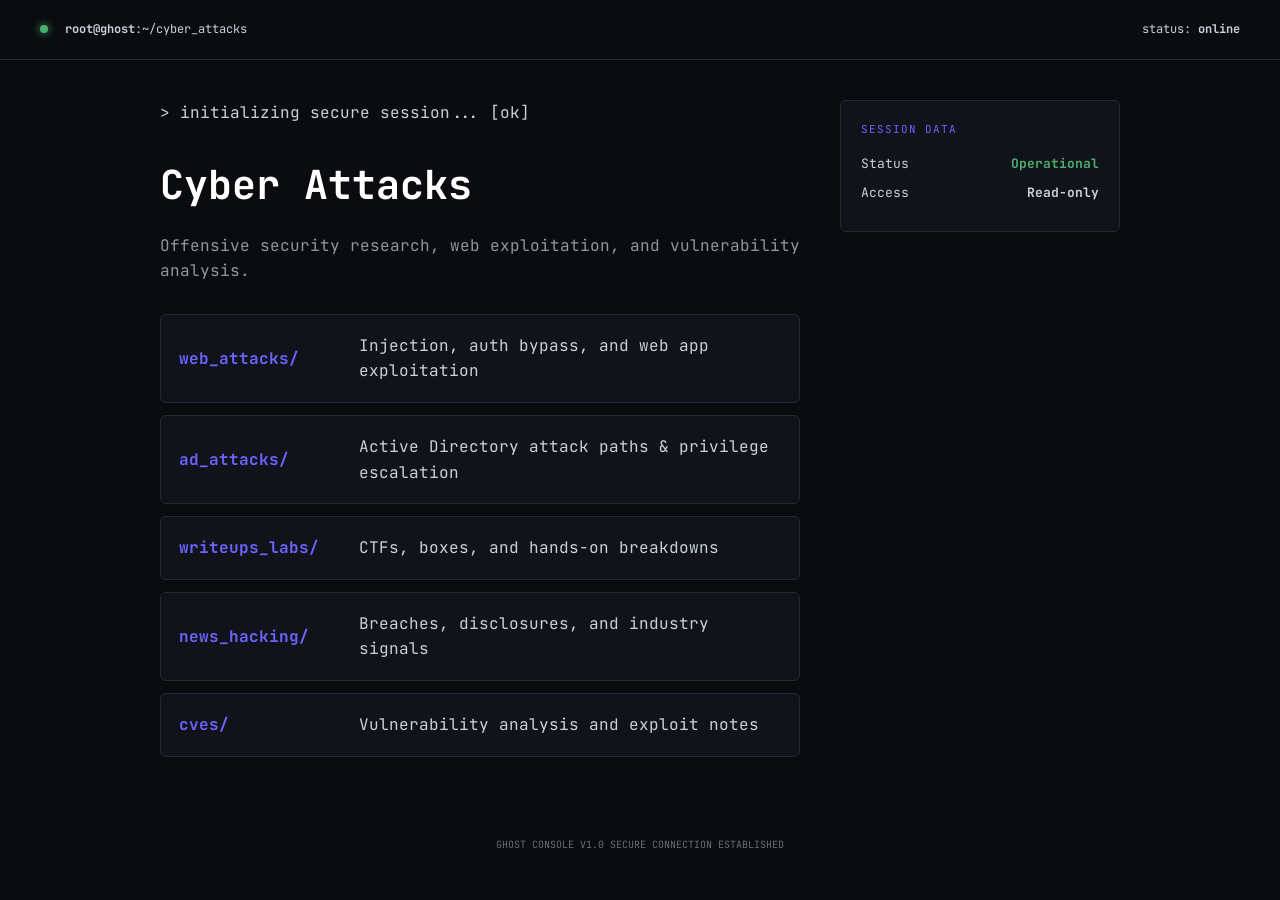
<file: index.html>
<!DOCTYPE html>
<html lang="en">
<head>
    <meta charset="UTF-8">
    <meta name="viewport" content="width=device-width, initial-scale=1">
    <title>Ghost | Cyber Console</title>
    <link href="https://fonts.googleapis.com/css2?family=JetBrains+Mono:wght@400;500;700&display=swap" rel="stylesheet">
    <link rel="stylesheet" href="assets/style.css">
</head>
<body>

    <div class="topbar">
        <div class="topbar-left">
            <span class="dot"></span>
            <span><b>root@ghost</b>:~/cyber_attacks</span>
        </div>
        <div class="topbar-right">
            <span>status: <b>online</b></span>
        </div>
    </div>

    <main>
        <div class="primary">
            <div class="boot-line">&gt; initializing secure session... [ok]</div>
            <h1>Cyber Attacks</h1>
            <p class="sub">Offensive security research, web exploitation, and vulnerability analysis.</p>

            <nav class="listing">
                <a class="entry" href="content/web-attacks/index.html">
                    <div class="name">web_attacks/</div>
                    <div class="desc">Injection, auth bypass, and web app exploitation</div>
                </a>
                <a class="entry" href="content/ad-attacks/index.html">
                    <div class="name">ad_attacks/</div>
                    <div class="desc">Active Directory attack paths & privilege escalation</div>
                </a>
                <a class="entry" href="content/labs/index.html">
                    <div class="name">writeups_labs/</div>
                    <div class="desc">CTFs, boxes, and hands-on breakdowns</div>
                </a>
                <a class="entry" href="content/news/index.html">
                    <div class="name">news_hacking/</div>
                    <div class="desc">Breaches, disclosures, and industry signals</div>
                </a>
                <a class="entry" href="content/cves/index.html">
                    <div class="name">cves/</div>
                    <div class="desc">Vulnerability analysis and exploit notes</div>
                </a>
            </nav>
        </div>

        <aside class="sidebar">
            <div class="panel">
                <div class="panel-title">Session Data</div>
                <div class="stat-row"><span>Status</span><b class="green">Operational</b></div>
                <div class="stat-row"><span>Access</span><b>Read-only</b></div>
            </div>
        </aside>
    </main>

    <footer>
        <span>Ghost Console v1.0</span>
        <span>Secure Connection Established</span>
    </footer>

</body>
</html>
</file>
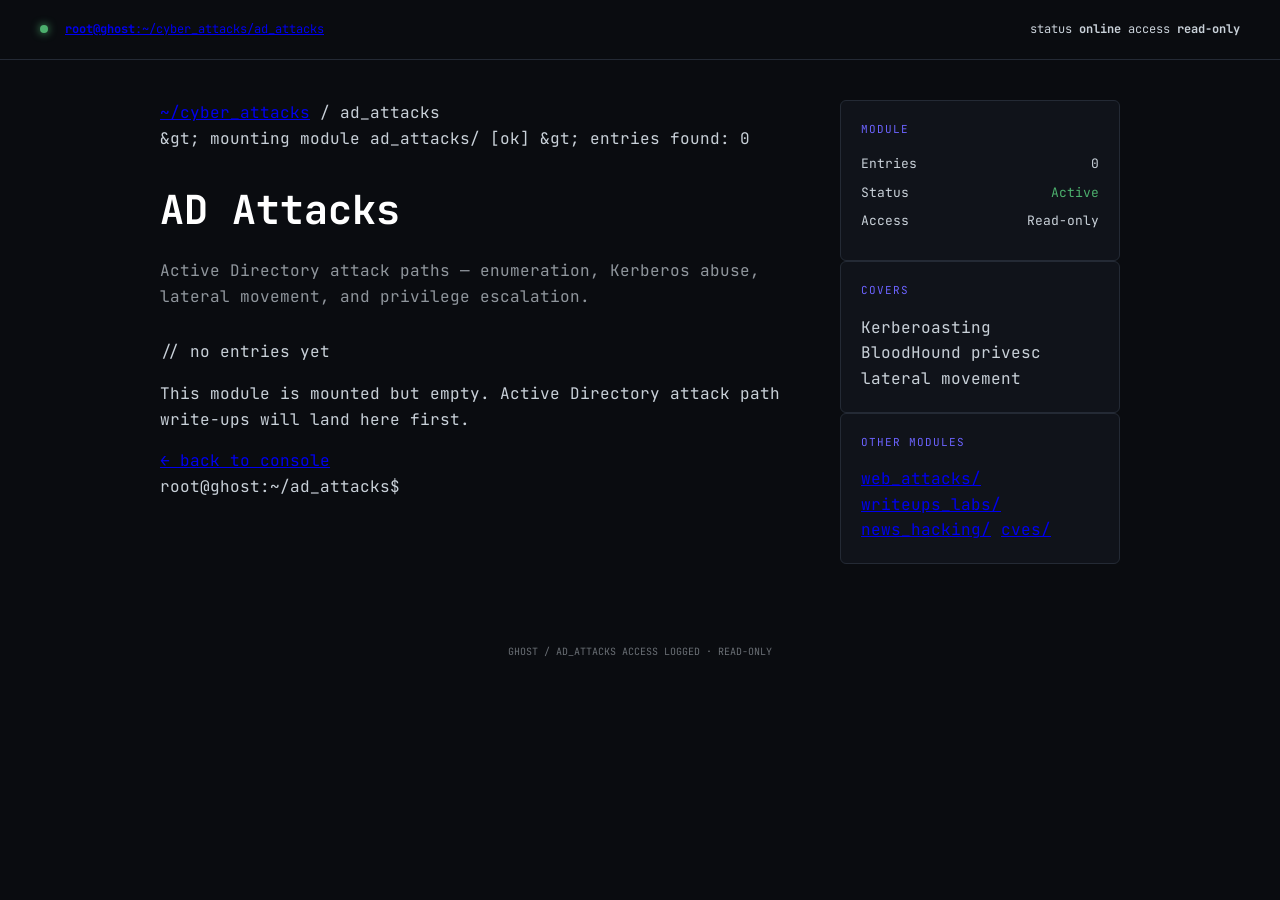
<file: content/ad-attacks/index.html>
<!DOCTYPE html>
<html lang="en">
<head>
<meta charset="UTF-8">
<meta name="viewport" content="width=device-width, initial-scale=1">
<title>AD Attacks | Ghost</title>
<meta name="description" content="Active Directory attack paths, privilege escalation, and lateral movement write-ups.">
<link rel="preconnect" href="https://fonts.googleapis.com">
<link rel="preconnect" href="https://fonts.gstatic.com" crossorigin>
<link href="https://fonts.googleapis.com/css2?family=JetBrains+Mono:ital,wght@0,400;0,500;0,600;0,700;1,400&display=swap" rel="stylesheet">
<link rel="stylesheet" href="../../assets/style.css">
</head>
<body>

  <div class="topbar">
    <div class="topbar-left">
      <span class="dot"></span>
      <a href="../../index.html"><b>root@ghost</b>:~/cyber_attacks/ad_attacks</a>
    </div>
    <div class="topbar-right">
      <span>status <b>online</b></span>
      <span>access <b>read-only</b></span>
    </div>
  </div>

  <main>
    <div class="primary">
      <div class="breadcrumb"><a href="../../index.html">~/cyber_attacks</a> / ad_attacks</div>

      <div class="boot-line" id="bootLine">&gt; mounting module <span class="val">ad_attacks/</span> <span class="ok">[ok]</span>
&gt; entries found: <span class="val">0</span></div>

      <h1>AD Attacks<span class="cursor"></span></h1>
      <p class="sub">Active Directory attack paths — enumeration, Kerberos abuse, lateral movement, and privilege escalation.</p>

      <div class="empty-state">
        <div class="glyph">// no entries yet</div>
        <p>This module is mounted but empty. Active Directory attack path write-ups will land here first.</p>
        <a class="back" href="../../index.html">← back to console</a>
      </div>

      <div class="prompt">root@ghost:~/ad_attacks$<span class="caret"></span></div>
    </div>

    <aside class="sidebar">
      <div class="panel">
        <div class="panel-title">Module</div>
        <div class="stat-row"><span class="k">Entries</span><span class="v">0</span></div>
        <div class="stat-row"><span class="k">Status</span><span class="v green">Active</span></div>
        <div class="stat-row"><span class="k">Access</span><span class="v">Read-only</span></div>
      </div>

      <div class="panel">
        <div class="panel-title">Covers</div>
        <div class="taglist">
          <span class="tag">Kerberoasting</span>
          <span class="tag">BloodHound</span>
          <span class="tag">privesc</span>
          <span class="tag">lateral movement</span>
        </div>
      </div>

      <div class="panel">
        <div class="panel-title">Other modules</div>
        <a class="panel-link" href="../web-attacks/index.html">web_attacks/</a>
        <a class="panel-link" href="../labs/index.html">writeups_labs/</a>
        <a class="panel-link" href="../news/index.html">news_hacking/</a>
        <a class="panel-link" href="../cves/index.html">cves/</a>
      </div>
    </aside>
  </main>

  <footer>
    <span>Ghost / ad_attacks</span>
    <span>access logged · read-only</span>
  </footer>

<script src="../../assets/app.js"></script>
</body>
</html>
</file>
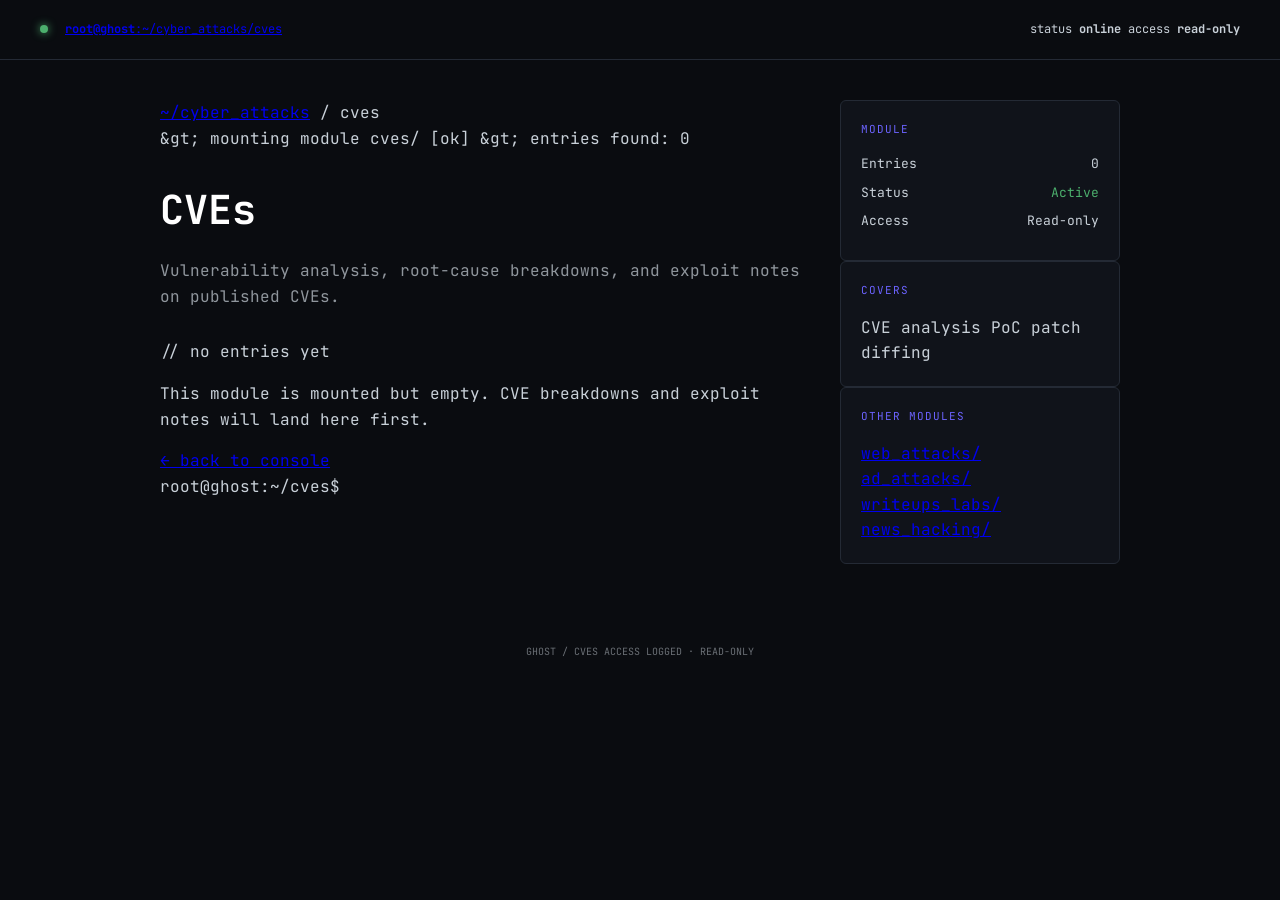
<file: content/cves/index.html>
<!DOCTYPE html>
<html lang="en">
<head>
<meta charset="UTF-8">
<meta name="viewport" content="width=device-width, initial-scale=1">
<title>CVEs | Ghost</title>
<meta name="description" content="Vulnerability analysis and exploit notes on published CVEs.">
<link rel="preconnect" href="https://fonts.googleapis.com">
<link rel="preconnect" href="https://fonts.gstatic.com" crossorigin>
<link href="https://fonts.googleapis.com/css2?family=JetBrains+Mono:ital,wght@0,400;0,500;0,600;0,700;1,400&display=swap" rel="stylesheet">
<link rel="stylesheet" href="../../assets/style.css">
</head>
<body>

  <div class="topbar">
    <div class="topbar-left">
      <span class="dot"></span>
      <a href="../../index.html"><b>root@ghost</b>:~/cyber_attacks/cves</a>
    </div>
    <div class="topbar-right">
      <span>status <b>online</b></span>
      <span>access <b>read-only</b></span>
    </div>
  </div>

  <main>
    <div class="primary">
      <div class="breadcrumb"><a href="../../index.html">~/cyber_attacks</a> / cves</div>

      <div class="boot-line" id="bootLine">&gt; mounting module <span class="val">cves/</span> <span class="ok">[ok]</span>
&gt; entries found: <span class="val">0</span></div>

      <h1>CVEs<span class="cursor"></span></h1>
      <p class="sub">Vulnerability analysis, root-cause breakdowns, and exploit notes on published CVEs.</p>

      <div class="empty-state">
        <div class="glyph">// no entries yet</div>
        <p>This module is mounted but empty. CVE breakdowns and exploit notes will land here first.</p>
        <a class="back" href="../../index.html">← back to console</a>
      </div>

      <div class="prompt">root@ghost:~/cves$<span class="caret"></span></div>
    </div>

    <aside class="sidebar">
      <div class="panel">
        <div class="panel-title">Module</div>
        <div class="stat-row"><span class="k">Entries</span><span class="v">0</span></div>
        <div class="stat-row"><span class="k">Status</span><span class="v green">Active</span></div>
        <div class="stat-row"><span class="k">Access</span><span class="v">Read-only</span></div>
      </div>

      <div class="panel">
        <div class="panel-title">Covers</div>
        <div class="taglist">
          <span class="tag">CVE analysis</span>
          <span class="tag">PoC</span>
          <span class="tag">patch diffing</span>
        </div>
      </div>

      <div class="panel">
        <div class="panel-title">Other modules</div>
        <a class="panel-link" href="../web-attacks/index.html">web_attacks/</a>
        <a class="panel-link" href="../ad-attacks/index.html">ad_attacks/</a>
        <a class="panel-link" href="../labs/index.html">writeups_labs/</a>
        <a class="panel-link" href="../news/index.html">news_hacking/</a>
      </div>
    </aside>
  </main>

  <footer>
    <span>Ghost / cves</span>
    <span>access logged · read-only</span>
  </footer>

<script src="../../assets/app.js"></script>
</body>
</html>
</file>
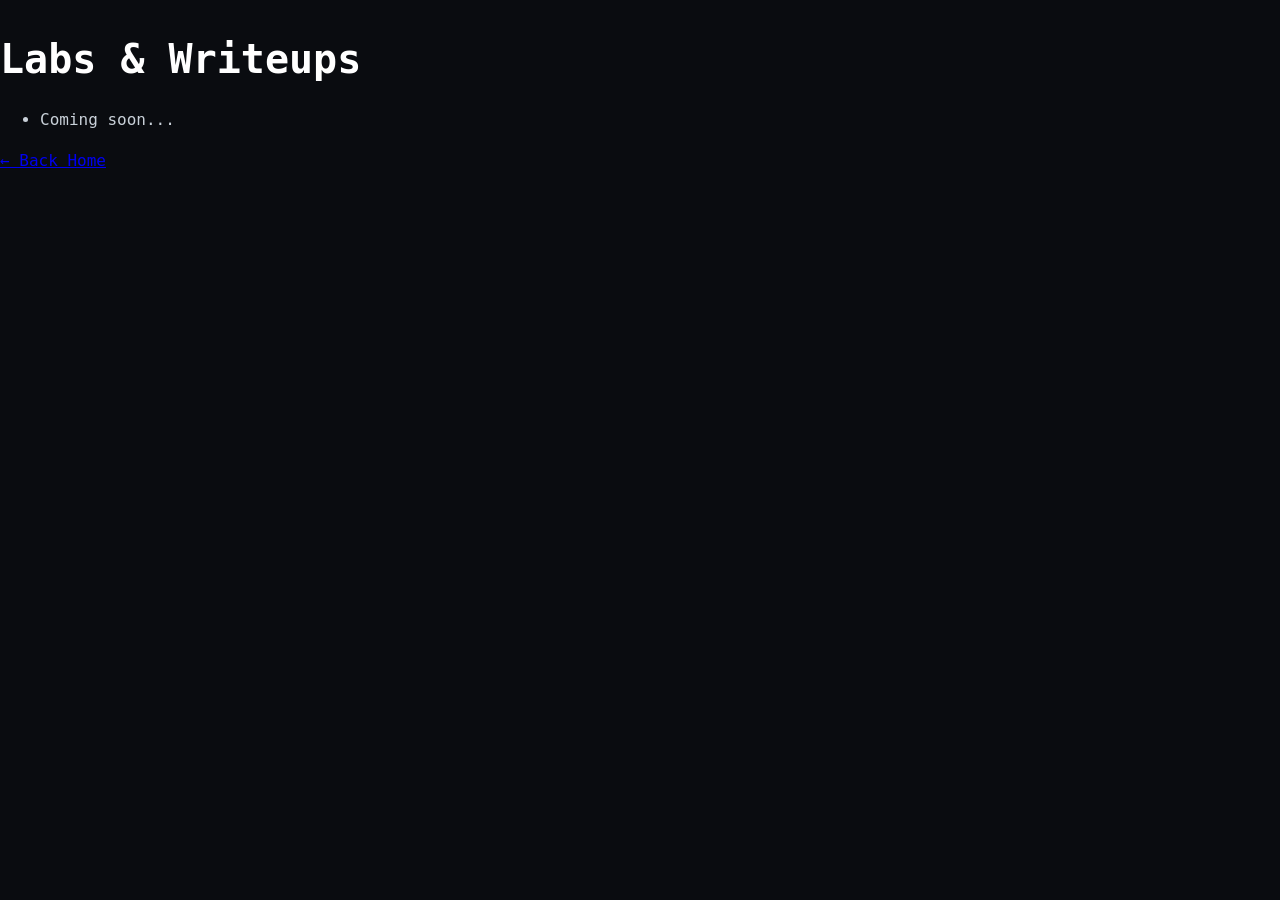
<file: content/labs/index.html>
<!DOCTYPE html><html lang="en"><head><link rel="stylesheet" href="../../assets/style.css"></head><body><h1>Labs & Writeups</h1><ul><li>Coming soon...</li></ul><a href="../../index.html">← Back Home</a></body></html>
</file>
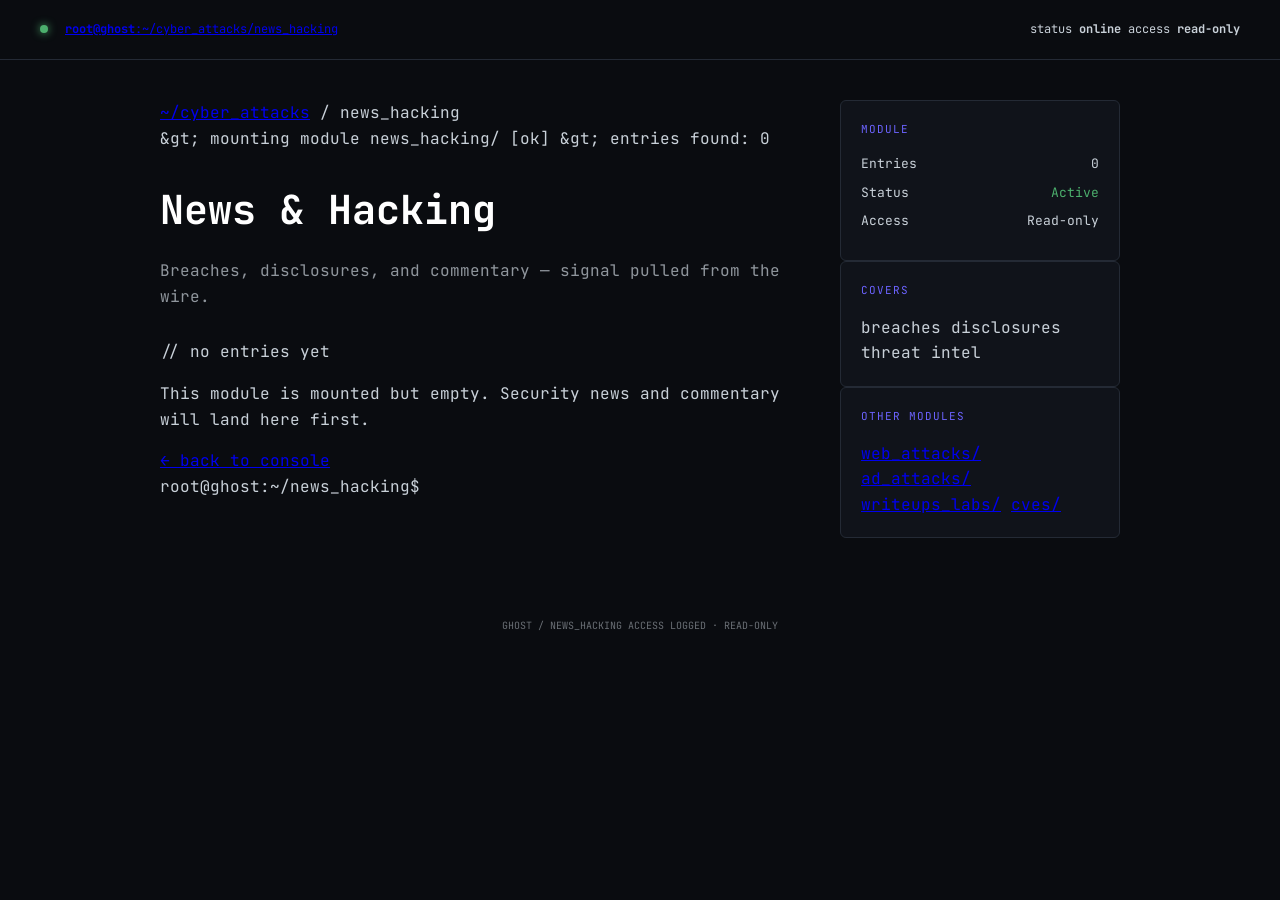
<file: content/news/index.html>
<!DOCTYPE html>
<html lang="en">
<head>
<meta charset="UTF-8">
<meta name="viewport" content="width=device-width, initial-scale=1">
<title>News &amp; Hacking | Ghost</title>
<meta name="description" content="Breaches, disclosures, and commentary from the security world.">
<link rel="preconnect" href="https://fonts.googleapis.com">
<link rel="preconnect" href="https://fonts.gstatic.com" crossorigin>
<link href="https://fonts.googleapis.com/css2?family=JetBrains+Mono:ital,wght@0,400;0,500;0,600;0,700;1,400&display=swap" rel="stylesheet">
<link rel="stylesheet" href="../../assets/style.css">
</head>
<body>

  <div class="topbar">
    <div class="topbar-left">
      <span class="dot"></span>
      <a href="../../index.html"><b>root@ghost</b>:~/cyber_attacks/news_hacking</a>
    </div>
    <div class="topbar-right">
      <span>status <b>online</b></span>
      <span>access <b>read-only</b></span>
    </div>
  </div>

  <main>
    <div class="primary">
      <div class="breadcrumb"><a href="../../index.html">~/cyber_attacks</a> / news_hacking</div>

      <div class="boot-line" id="bootLine">&gt; mounting module <span class="val">news_hacking/</span> <span class="ok">[ok]</span>
&gt; entries found: <span class="val">0</span></div>

      <h1>News &amp; Hacking<span class="cursor"></span></h1>
      <p class="sub">Breaches, disclosures, and commentary — signal pulled from the wire.</p>

      <div class="empty-state">
        <div class="glyph">// no entries yet</div>
        <p>This module is mounted but empty. Security news and commentary will land here first.</p>
        <a class="back" href="../../index.html">← back to console</a>
      </div>

      <div class="prompt">root@ghost:~/news_hacking$<span class="caret"></span></div>
    </div>

    <aside class="sidebar">
      <div class="panel">
        <div class="panel-title">Module</div>
        <div class="stat-row"><span class="k">Entries</span><span class="v">0</span></div>
        <div class="stat-row"><span class="k">Status</span><span class="v green">Active</span></div>
        <div class="stat-row"><span class="k">Access</span><span class="v">Read-only</span></div>
      </div>

      <div class="panel">
        <div class="panel-title">Covers</div>
        <div class="taglist">
          <span class="tag">breaches</span>
          <span class="tag">disclosures</span>
          <span class="tag">threat intel</span>
        </div>
      </div>

      <div class="panel">
        <div class="panel-title">Other modules</div>
        <a class="panel-link" href="../web-attacks/index.html">web_attacks/</a>
        <a class="panel-link" href="../ad-attacks/index.html">ad_attacks/</a>
        <a class="panel-link" href="../labs/index.html">writeups_labs/</a>
        <a class="panel-link" href="../cves/index.html">cves/</a>
      </div>
    </aside>
  </main>

  <footer>
    <span>Ghost / news_hacking</span>
    <span>access logged · read-only</span>
  </footer>

<script src="../../assets/app.js"></script>
</body>
</html>
</file>
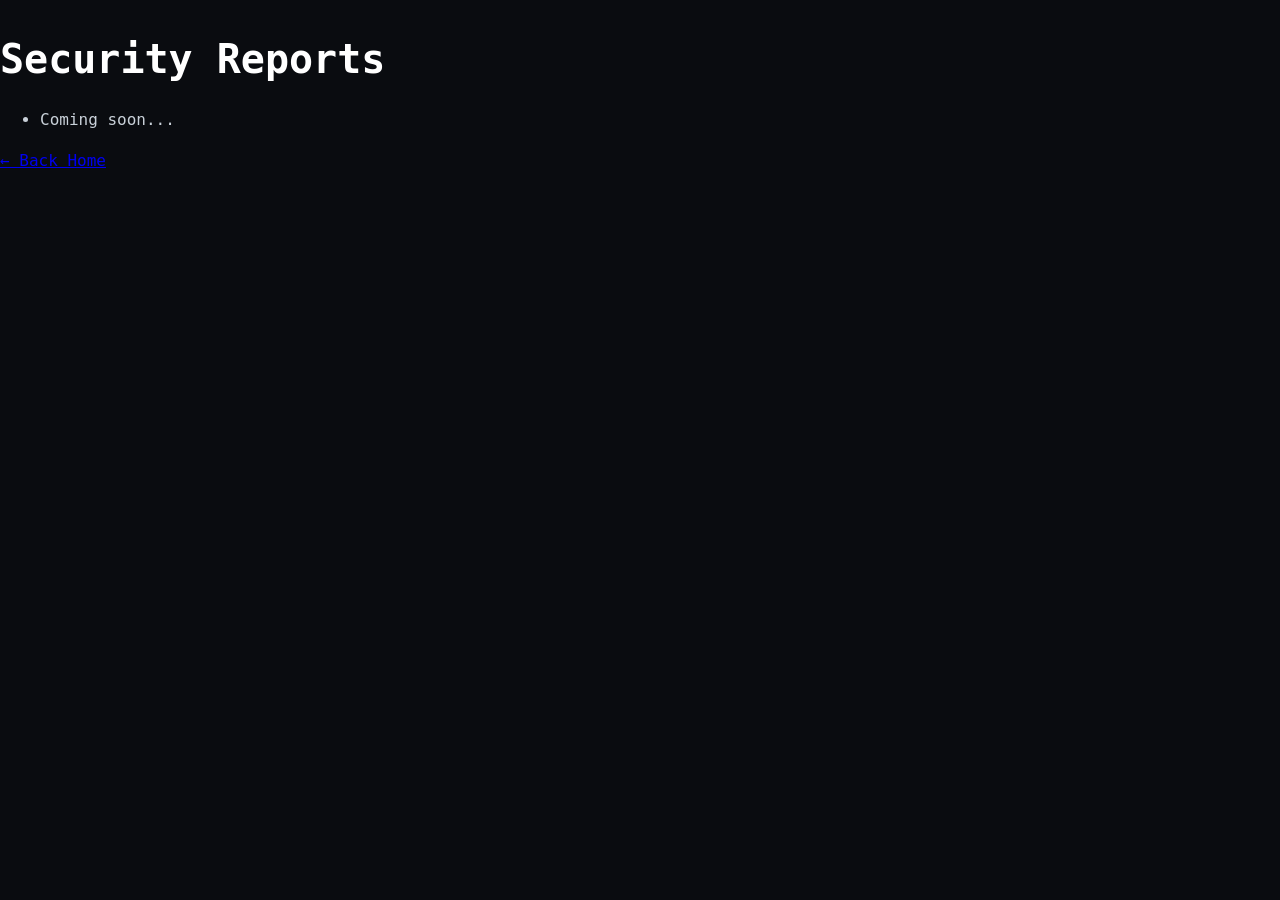
<file: content/reports/index.html>
<!DOCTYPE html><html lang="en"><head><link rel="stylesheet" href="../../assets/style.css"></head><body><h1>Security Reports</h1><ul><li>Coming soon...</li></ul><a href="../../index.html">← Back Home</a></body></html>
</file>
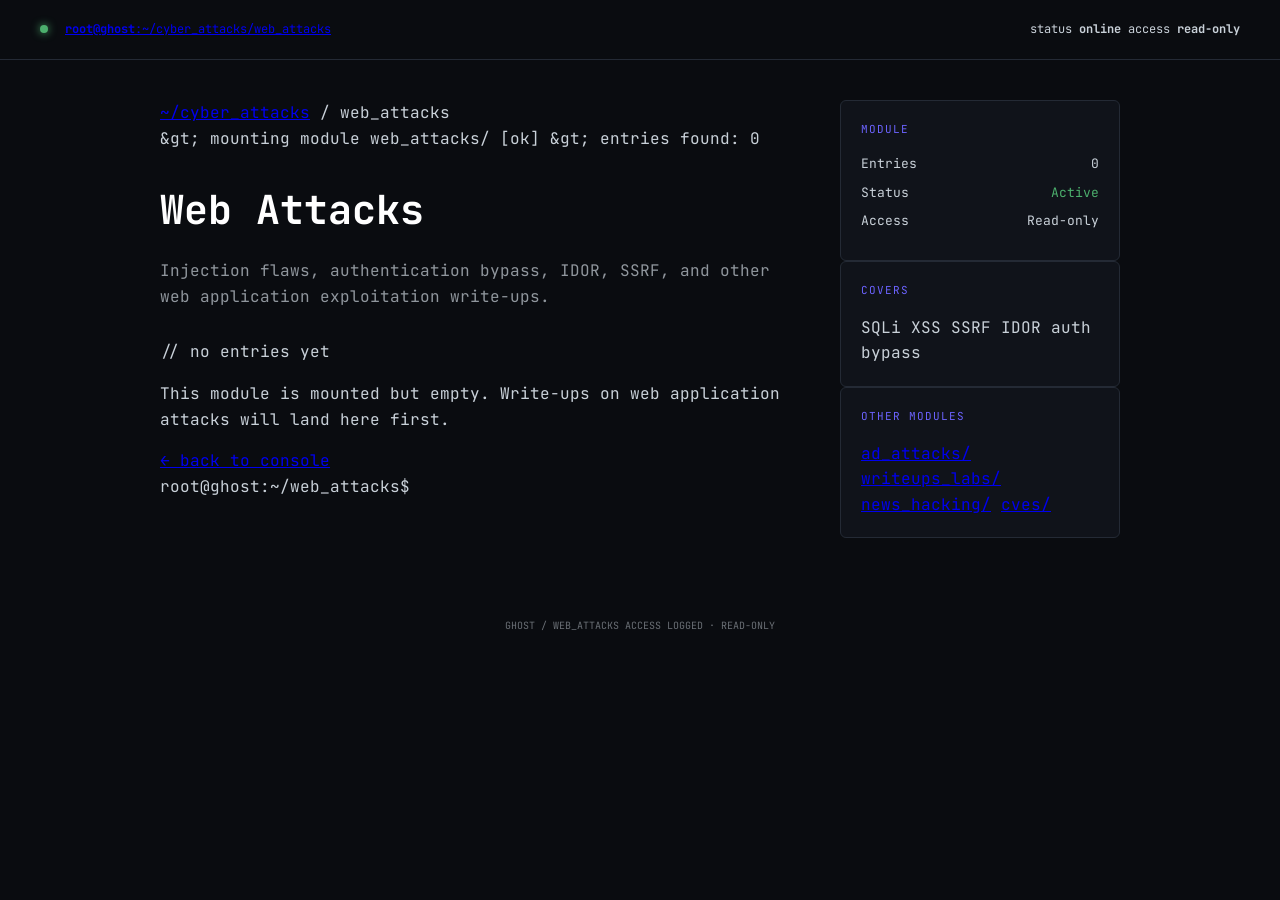
<file: content/web-attacks/index.html>
<!DOCTYPE html>
<html lang="en">
<head>
<meta charset="UTF-8">
<meta name="viewport" content="width=device-width, initial-scale=1">
<title>Web Attacks | Ghost</title>
<meta name="description" content="Web application exploitation write-ups: injection, auth bypass, and more.">
<link rel="preconnect" href="https://fonts.googleapis.com">
<link rel="preconnect" href="https://fonts.gstatic.com" crossorigin>
<link href="https://fonts.googleapis.com/css2?family=JetBrains+Mono:ital,wght@0,400;0,500;0,600;0,700;1,400&display=swap" rel="stylesheet">
<link rel="stylesheet" href="../../assets/style.css">
</head>
<body>

  <div class="topbar">
    <div class="topbar-left">
      <span class="dot"></span>
      <a href="../../index.html"><b>root@ghost</b>:~/cyber_attacks/web_attacks</a>
    </div>
    <div class="topbar-right">
      <span>status <b>online</b></span>
      <span>access <b>read-only</b></span>
    </div>
  </div>

  <main>
    <div class="primary">
      <div class="breadcrumb"><a href="../../index.html">~/cyber_attacks</a> / web_attacks</div>

      <div class="boot-line" id="bootLine">&gt; mounting module <span class="val">web_attacks/</span> <span class="ok">[ok]</span>
&gt; entries found: <span class="val">0</span></div>

      <h1>Web Attacks<span class="cursor"></span></h1>
      <p class="sub">Injection flaws, authentication bypass, IDOR, SSRF, and other web application exploitation write-ups.</p>

      <div class="empty-state">
        <div class="glyph">// no entries yet</div>
        <p>This module is mounted but empty. Write-ups on web application attacks will land here first.</p>
        <a class="back" href="../../index.html">← back to console</a>
      </div>

      <div class="prompt">root@ghost:~/web_attacks$<span class="caret"></span></div>
    </div>

    <aside class="sidebar">
      <div class="panel">
        <div class="panel-title">Module</div>
        <div class="stat-row"><span class="k">Entries</span><span class="v">0</span></div>
        <div class="stat-row"><span class="k">Status</span><span class="v green">Active</span></div>
        <div class="stat-row"><span class="k">Access</span><span class="v">Read-only</span></div>
      </div>

      <div class="panel">
        <div class="panel-title">Covers</div>
        <div class="taglist">
          <span class="tag">SQLi</span>
          <span class="tag">XSS</span>
          <span class="tag">SSRF</span>
          <span class="tag">IDOR</span>
          <span class="tag">auth bypass</span>
        </div>
      </div>

      <div class="panel">
        <div class="panel-title">Other modules</div>
        <a class="panel-link" href="../ad-attacks/index.html">ad_attacks/</a>
        <a class="panel-link" href="../labs/index.html">writeups_labs/</a>
        <a class="panel-link" href="../news/index.html">news_hacking/</a>
        <a class="panel-link" href="../cves/index.html">cves/</a>
      </div>
    </aside>
  </main>

  <footer>
    <span>Ghost / web_attacks</span>
    <span>access logged · read-only</span>
  </footer>

<script src="../../assets/app.js"></script>
</body>
</html>
</file>
<file: assets/style.css>
:root {
    --bg: #0a0c10;
    --panel: #10131a;
    --border: #242a35;
    --text: #c9d1d9;
    --accent: #6c63ff; /* بنفسجي نيون */
    --green: #4caf6d;
}

* { box-sizing: border-box; }

body {
    margin: 0;
    background: var(--bg);
    color: var(--text);
    font-family: 'JetBrains Mono', monospace;
    line-height: 1.6;
}

.topbar {
    padding: 20px 40px;
    border-bottom: 1px solid var(--border);
    display: flex;
    justify-content: space-between;
    font-size: 12px;
}

.dot { 
    display: inline-block; width: 8px; height: 8px; 
    background: var(--green); border-radius: 50%; margin-right: 10px; 
    box-shadow: 0 0 8px var(--green);
}

main { 
    max-width: 1000px; margin: 40px auto; 
    display: grid; grid-template-columns: 1fr 280px; gap: 40px; padding: 0 20px;
}

h1 { font-size: 2.5rem; margin-bottom: 10px; color: #fff; }
.sub { color: var(--text); opacity: 0.7; margin-bottom: 30px; }

.listing { display: flex; flex-direction: column; gap: 12px; }

.entry {
    display: flex; align-items: center; padding: 18px;
    background: var(--panel); border: 1px solid var(--border);
    border-radius: 6px; text-decoration: none; color: inherit;
    transition: all 0.3s ease;
}

.entry:hover { border-color: var(--accent); transform: translateX(5px); }
.entry .name { color: var(--accent); font-weight: 700; width: 180px; flex-shrink: 0; }

.panel { background: var(--panel); padding: 20px; border: 1px solid var(--border); border-radius: 6px; }
.panel-title { font-size: 11px; text-transform: uppercase; letter-spacing: 1px; color: var(--accent); margin-bottom: 15px; }

.stat-row { display: flex; justify-content: space-between; font-size: 13px; margin-bottom: 8px; }
.green { color: var(--green); }

footer { 
    padding: 40px; text-align: center; font-size: 10px; 
    color: var(--text); opacity: 0.5; text-transform: uppercase;
}
</file>
